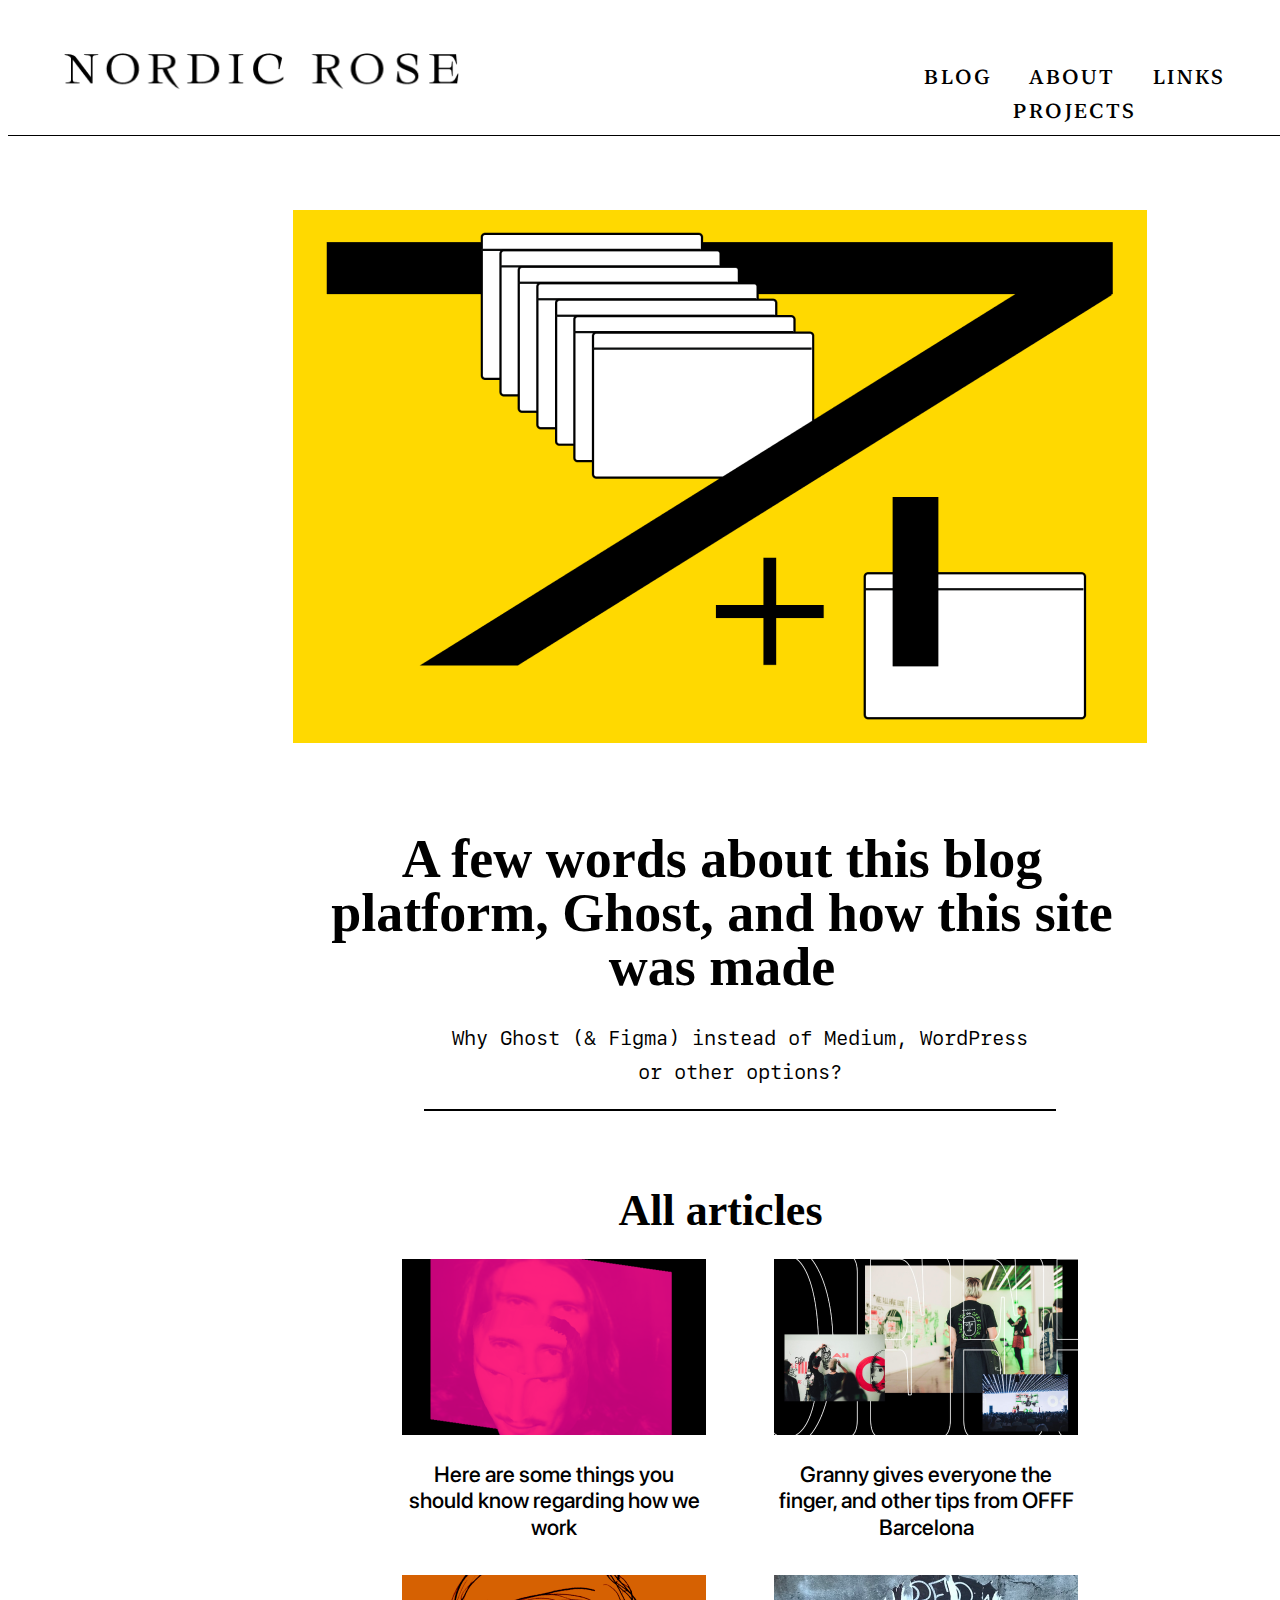
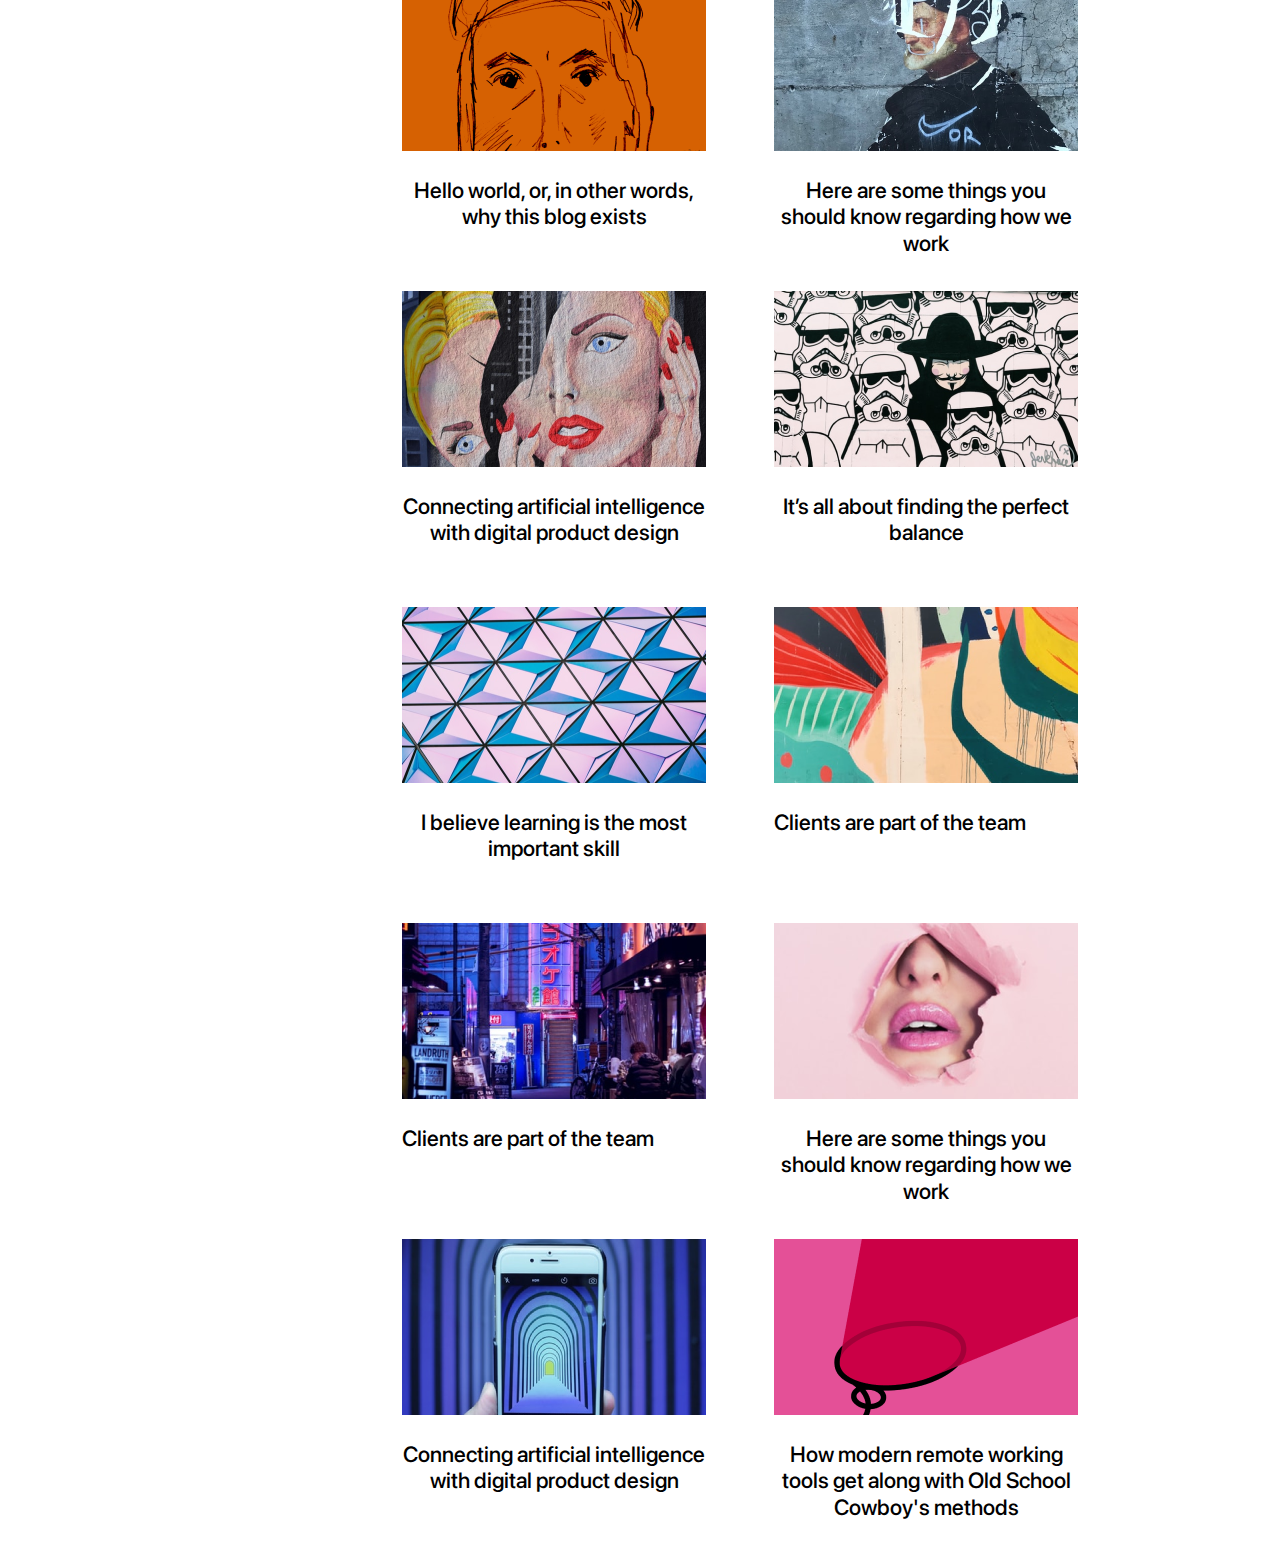
<file: Lab1/index.html>
<!DOCTYPEhtml>
<html lang="en">

<head>
  <meta charset="utf-8">
  <link rel="stylesheet" type="text/css" href="./css/style.css">
  <link rel="stylesheet" type="text/css" href="./css/style-light.css">
  <title>Nordic rose</title>
</head>

<body>
  <header>
      <img src="./images/logo.png" class="logo" alt="Nordic rose">
      <ul class="nav">
        <li class= "nav__item"><a href="#" class="nav__item-link">Blog</a></li>
        <li class= "nav__item"><a href="#" class="nav__item-link">About</a></li>
        <li class= "nav__item"><a href="#" class="nav__item-link">Links</a></li>
        <li class= "nav__item"><a href="#" class="nav__item-link">Projects</a></li>
      </ul>
  </header>

  <div class="title-block">
      <img src="./images/image2.png" alt="" class="pic">
      <h2 class="foreword">A few words about this blog platform, Ghost, and how this site was made</h2>
      <p class="title-block__text">Why Ghost (& Figma) instead of Medium, WordPress or other options?</p>
  </div>

  <div class="block">
      <h2 class="foreword">All articles</h2>
      <ul class="articles">
        <li class= "articles__item">
          <img src="./images/prplface.png">
          <p class="articles__item-text">Here are some things you should know regarding how we work </p>
        </li>
        <li class= "articles__item">
          <img src="./images/yelface.png">
          <p class="articles__item-text">Hello world, or, in other words, why this blog exists </p>
        </li>
        <li class= "articles__item">
          <img src="./images/womanface.png">
          <p class="articles__item-text">Connecting artificial intelligence with digital product design </p>
        </li>
        <li class= "articles__item">
          <img src="./images/plate.png">
          <p class="articles__item-text">I believe learning is the most important skill </p>
        </li>
        <li class= "articles__item">
          <img src="./images/street.png">
          <p class="articles__item-text">Clients are part of the team </p>
        </li>
        <li class= "articles__item">
          <img src="./images/phone.png">
          <p class="articles__item-text">Connecting artificial intelligence with digital product design </p>
        </li>
      </ul>

      <ul class="articles2">
        <li class= "articles__item">
          <img src="./images/lecture.png">
          <p class="articles__item-text">Granny gives everyone the finger, and other tips from OFFF Barcelona </p>
        </li>
        <li class= "articles__item">
          <img src="./images/ded.png">
          <p class="articles__item-text">Here are some things you should know regarding how we work </p>
        </li>

        <li class= "articles__item">
          <img src="./images/vendeta.png">
          <p class="articles__item-text">It’s all about finding the perfect balance </p>
        </li>
        <li class= "articles__item">
          <img src="./images/art.png">
          <p class="articles__item-text">Clients are part of the team </p>
        </li>
        <li class= "articles__item">
          <img src="./images/lips.png">
          <p class="articles__item-text">Here are some things you should know regarding how we work  </p>
        </li>

        <li class= "articles__item">
          <img src="./images/lamp.png">
          <p class="articles__item-text">How modern remote working tools get along with Old School Cowboy's methods </p>
        </li>
      </ul>
  </div>

</body>

</html>
</file>
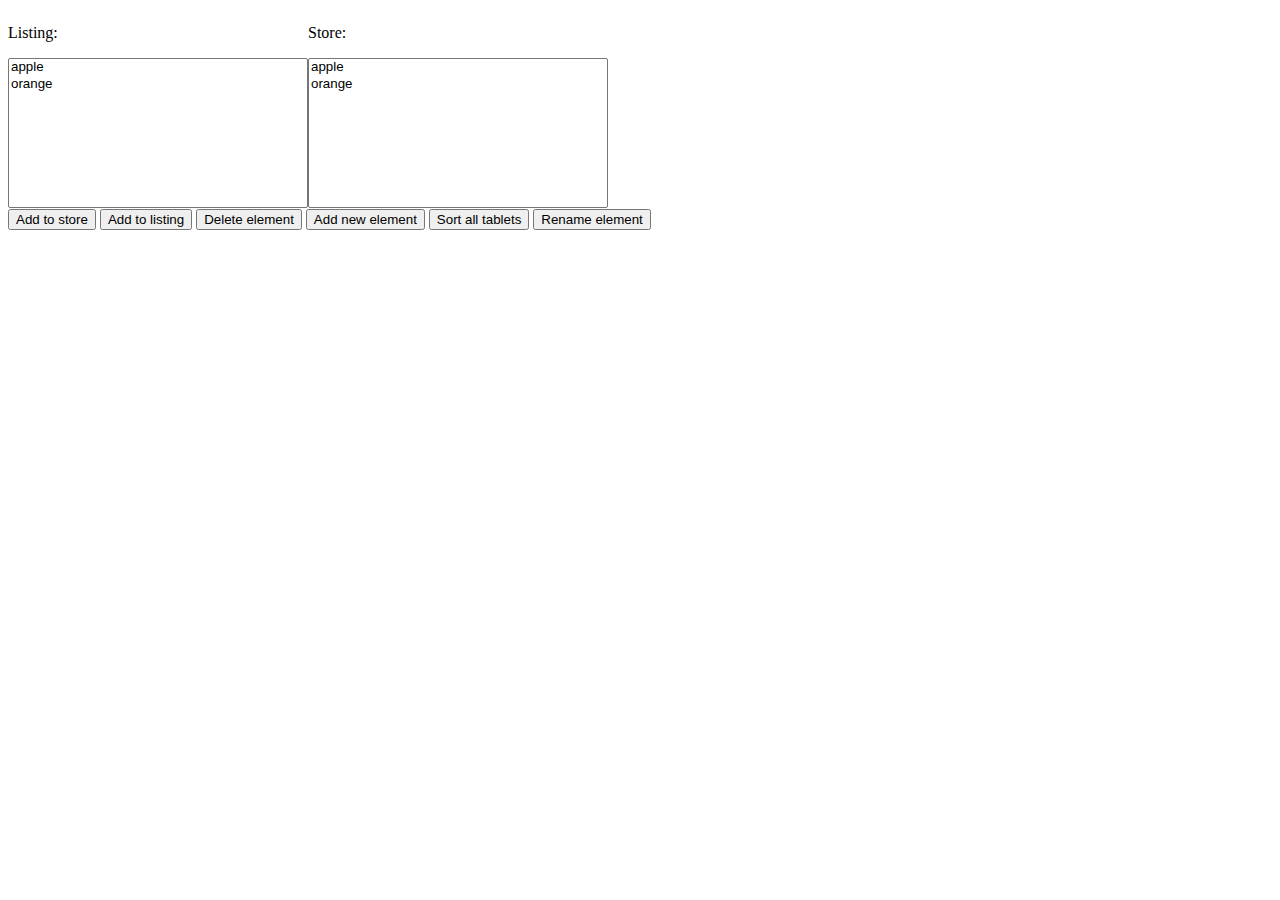
<file: Lab3.2/index.html>
<!DOCTYPE html>
<html lang="en" dir="ltr">
  <head>
    <meta charset="utf-8">
    <link rel="stylesheet" type="text/css" href="./style.css">

    <title></title>
  </head>
  <body>
    <script src="scripts.js"></script>
    <div class="app">
      <div class="listing-block">
        <p>Listing:</p>
        <select size="10" class="listing-select">
            <option>apple</option>
            <option>orange</option>
        </select>
      </div>

      <div class="store-block">
        <p>Store:</p>
        <select size="10" class="store-select">
          <option>apple</option>
          <option>orange</option>
        </select>
      </div>
    </div>
    <button id="add-button">
      Add to store
    </button>

    <button id="add-to-listing">
      Add to listing
    </button>

    <button id="delete">
      Delete element
    </button>

    <button id="newElement">
      Add new element
    </button>

    <button id="sorting">
      Sort all tablets
    </button>

    <button id="rename">
      Rename element
    </button>

  </body>
</html>
</file>
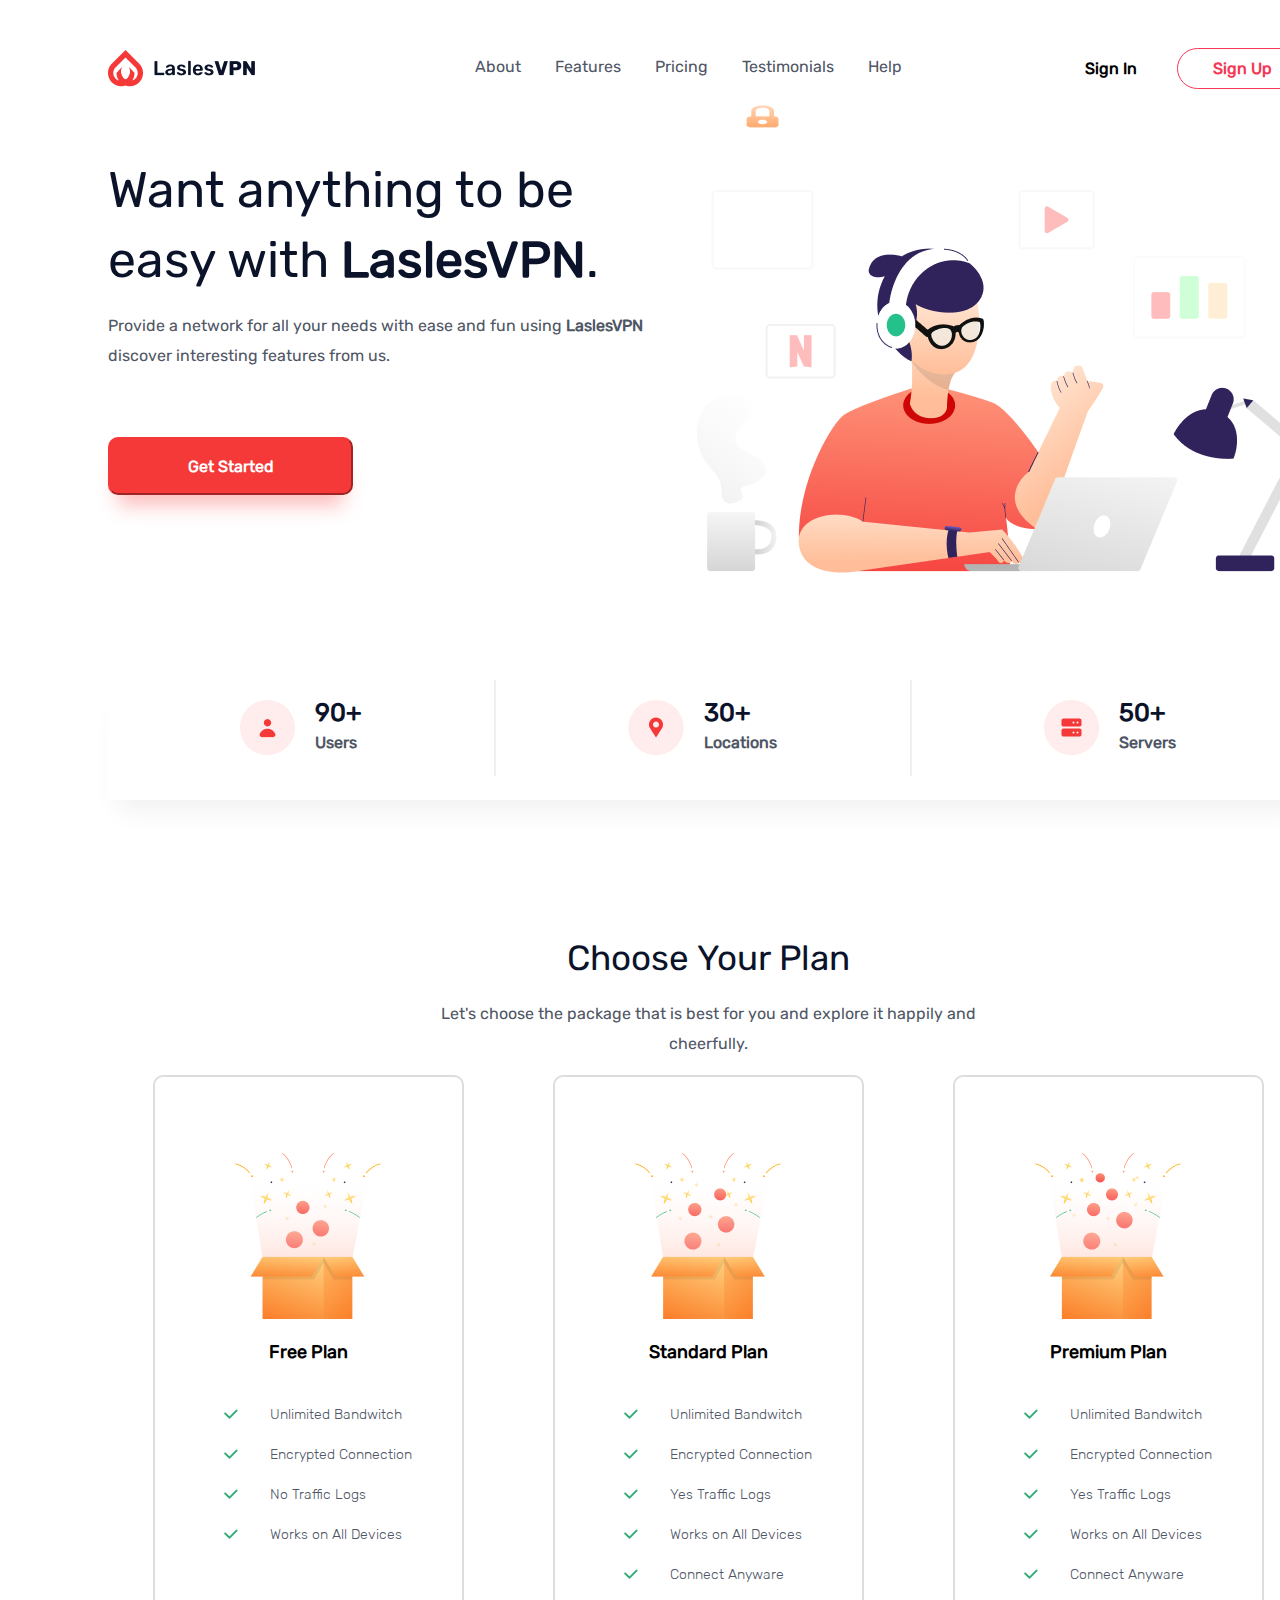
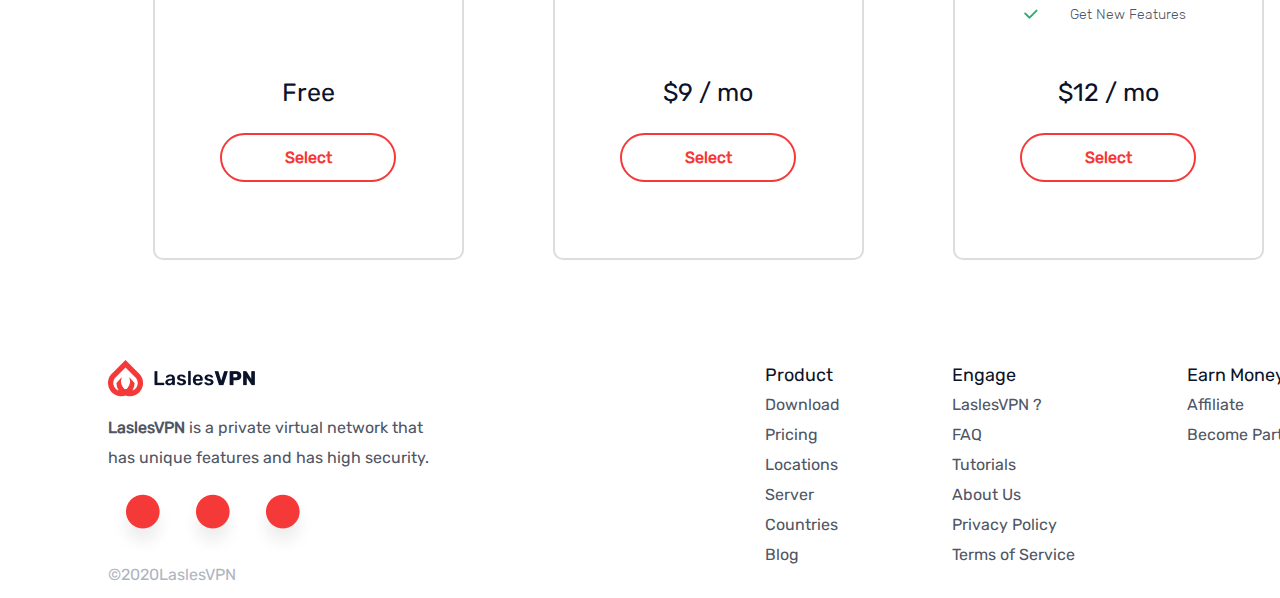
<file: Lab3/index.html>
<!DOCTYPE html>
<html lang="en" dir="ltr">

<head>
  <meta charset="utf-8">
  <link rel="stylesheet" type="text/css" href="./css/style.css">
  <title></title>
</head>

<body>
  <header>
    <div class="container">
      <img class="logoimg" src="./img/Logo.png" alt="LaslesVPN">
      <div class="navblock">
        <ul class="nav">
          <li class="nav__item"><a href="#" class="nav__item-link">About</a></li>
          <li class="nav__item"><a href="#" class="nav__item-link">Features</a></li>
          <li class="nav__item"><a href="#" class="nav__item-link">Pricing</a></li>
          <li class="nav__item"><a href="#" class="nav__item-link">Testimonials</a></li>
          <li class="nav__item"><a href="#" class="nav__item-link">Help</a></li>
        </ul>
      </div>

      <div class="signblock">
        <ul class="signbox">
          <li class="signbox__item"><button class="signIn" type="button" name="button"><strong>Sign In</strong></button></li>
          <li class="signbox__item"><button class="signUp" type="button" name="button"><strong>Sign Up</strong></button></li>
        </ul>
      </div>
    </div>
  </header>

  <div class="intro">
    <div class="message">
      <h3 class="tagline">Want anything to be <br>easy with <strong>LaslesVPN</strong>.</h3>
      <p class="message__text">Provide a network for all your needs with ease and fun using <strong>LaslesVPN</strong> <br>discover interesting features from us.</p>
      <button class="startBtn" type="button" name="button">Get Started</button>
    </div>
    <div class="pic">
      <img class="logoimg" src="./img/guy.png" alt="LaslesVPN">
    </div>
  </div>

  <div class="info">

    <div class="info__block">
      <img src="./img/user.png" alt="usericon">
      <div class="info__block__text">
        <div class="info__block__text__header">90+</div>
        <div class="">
          Users
        </div>
      </div>
    </div>

    <div class="info__block">
      <img src="./img/location.png" alt="locicon">
      <div class="info__block__text">
        <div class="info__block__text__header">30+</div>

        <div class="">
          Locations
        </div>
      </div>
    </div>

    <div class="info__block">
      <img src="./img/Server.png" alt="servicon">
      <div class="info__block__text">
        <div class="info__block__text__header">50+</div>

        <div class="">
          Servers
        </div>
      </div>
    </div>

  </div>

  <div class="offering">
    <h4 class="decision">Choose Your Plan</h4>
    <p class="offering_description">Let's choose the package that is best for you and explore it happily and <br>cheerfully.</p>
    <div class="service">
      <div class="plan">
        <img src="./img/Free.png" class="plan__image">
        <p class="plan__name">Free Plan</p>
        <ul class="plan__advantages">
          <li class="plan__advantages__item">Unlimited Bandwitch</li>
          <li class="plan__advantages__item">Encrypted Connection</li>
          <li class="plan__advantages__item">No Traffic Logs</li>
          <li class="plan__advantages__item">Works on All Devices</li>
        </ul>
        <p class="price"> Free </p>
        <button type="button" class="buybutton">Select</button>
      </div>

      <div class="plan">
        <img src="./img/Standard.png" class="plan__image">
        <p class="plan__name">Standard Plan</p>
        <ul class="plan__advantages">
          <li class="plan__advantages__item">Unlimited Bandwitch</li>
          <li class="plan__advantages__item">Encrypted Connection</li>
          <li class="plan__advantages__item"> Yes Traffic Logs</li>
          <li class="plan__advantages__item">Works on All Devices</li>
          <li class="plan__advantages__item">Connect Anyware</li>
        </ul>
        <p class="price"> $9 / mo </p>
        <button type="button" class="buybutton">Select</button>
      </div>

      <div class="plan">
        <img src="./img/Premium.png" class="plan__image">
        <p class="plan__name">Premium Plan</p>
        <ul class="plan__advantages">
          <li class="plan__advantages__item">Unlimited Bandwitch</li>
          <li class="plan__advantages__item">Encrypted Connection</li>
          <li class="plan__advantages__item">Yes Traffic Logs</li>
          <li class="plan__advantages__item">Works on All Devices</li>
          <li class="plan__advantages__item">Connect Anyware</li>
          <li class="plan__advantages__item">Get New Features</li>
        </ul>
        <p class="price"> $12 / mo </p>
        <button type="button" class="buybutton">Select</button>
      </div>
    </div>
  </div>

  <footer>
    <div class="information">

      <div class="copyright">
        <img src="./img/Logo.png" alt="logotype" class="copyright__logo">
        <p class="copyright__description"><strong>LaslesVPN</strong> is a private virtual network that <br />
          has unique features and has high security.</p>

        <div class="socmed">
          <img src="./img/reddott.png" alt="just a dot">
          <img src="./img/reddott.png" alt="just a dot">
          <img src="./img/reddott.png" alt="just a dot">
        </div>

        <span class="copyright__text">©2020LaslesVPN</span>

      </div>

      <div class="links">

        <div class="links__container">
          <span class="links__container__element">Product</span>
          <a href="#" class="links__container-link">Download</a>
          <a href="#" class="links__container-link">Pricing</a>
          <a href="#" class="links__container-link">Locations</a>
          <a href="#" class="links__container-link">Server</a>
          <a href="#" class="links__container-link">Countries</a>
          <a href="#" class="links__container-link">Blog</a>
        </div>

        <div class="links__container">
          <span class="links__container__element">Engage</span>
          <a href="#" class="links__container-link">LaslesVPN ? </a>
          <a href="#" class="links__container-link">FAQ</a>
          <a href="#" class="links__container-link">Tutorials</a>
          <a href="#" class="links__container-link">About Us</a>
          <a href="#" class="links__container-link">Privacy Policy</a>
          <a href="#" class="links__container-link">Terms of Service</a>
        </div>

        <div class="links__container">
          <span class="links__container__element">Earn Money</span>
          <a href="#" class="links__container-link">Affiliate</a>
          <a href="#" class="links__container-link">Become Partner</a>
        </div>



      </div>

    </div>
  </footer>

</body>

</html>
</file>
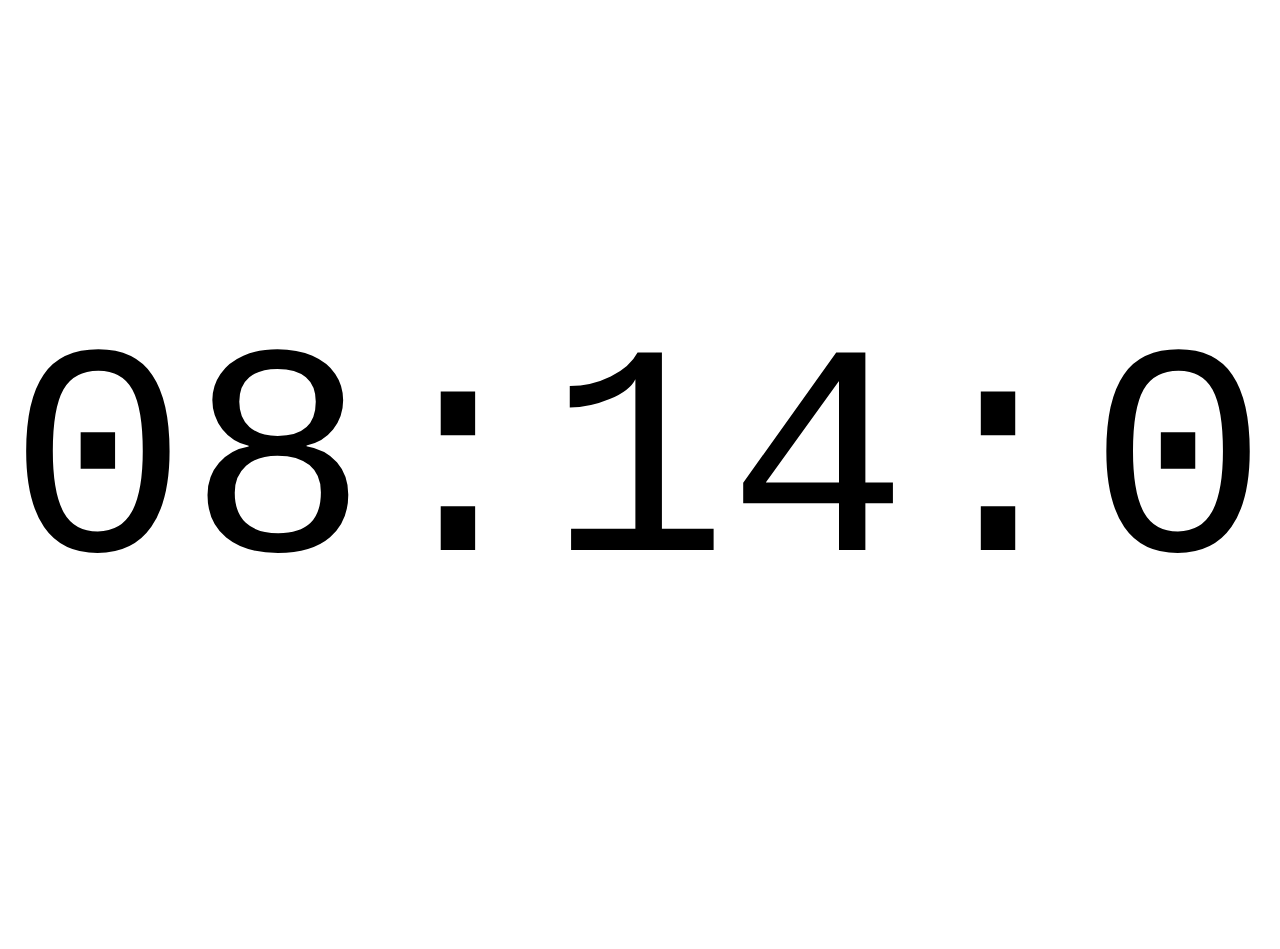
<file: HTML/Clock.html>
<!DOCTYPE html>
<html lang="en">
  <head>
    <script src="../HTML/scripts/Clock.js"></script>
    <link rel="stylesheet" type="text/css" href="../HTML/style/clock-style.css">
    <meta charset="utf-8">
    <title>Часы</title>
  </head>
  <body onload="Time()">
    <p id = 'clock' class="timestyle"></p>
  </body>
</html>
</file>
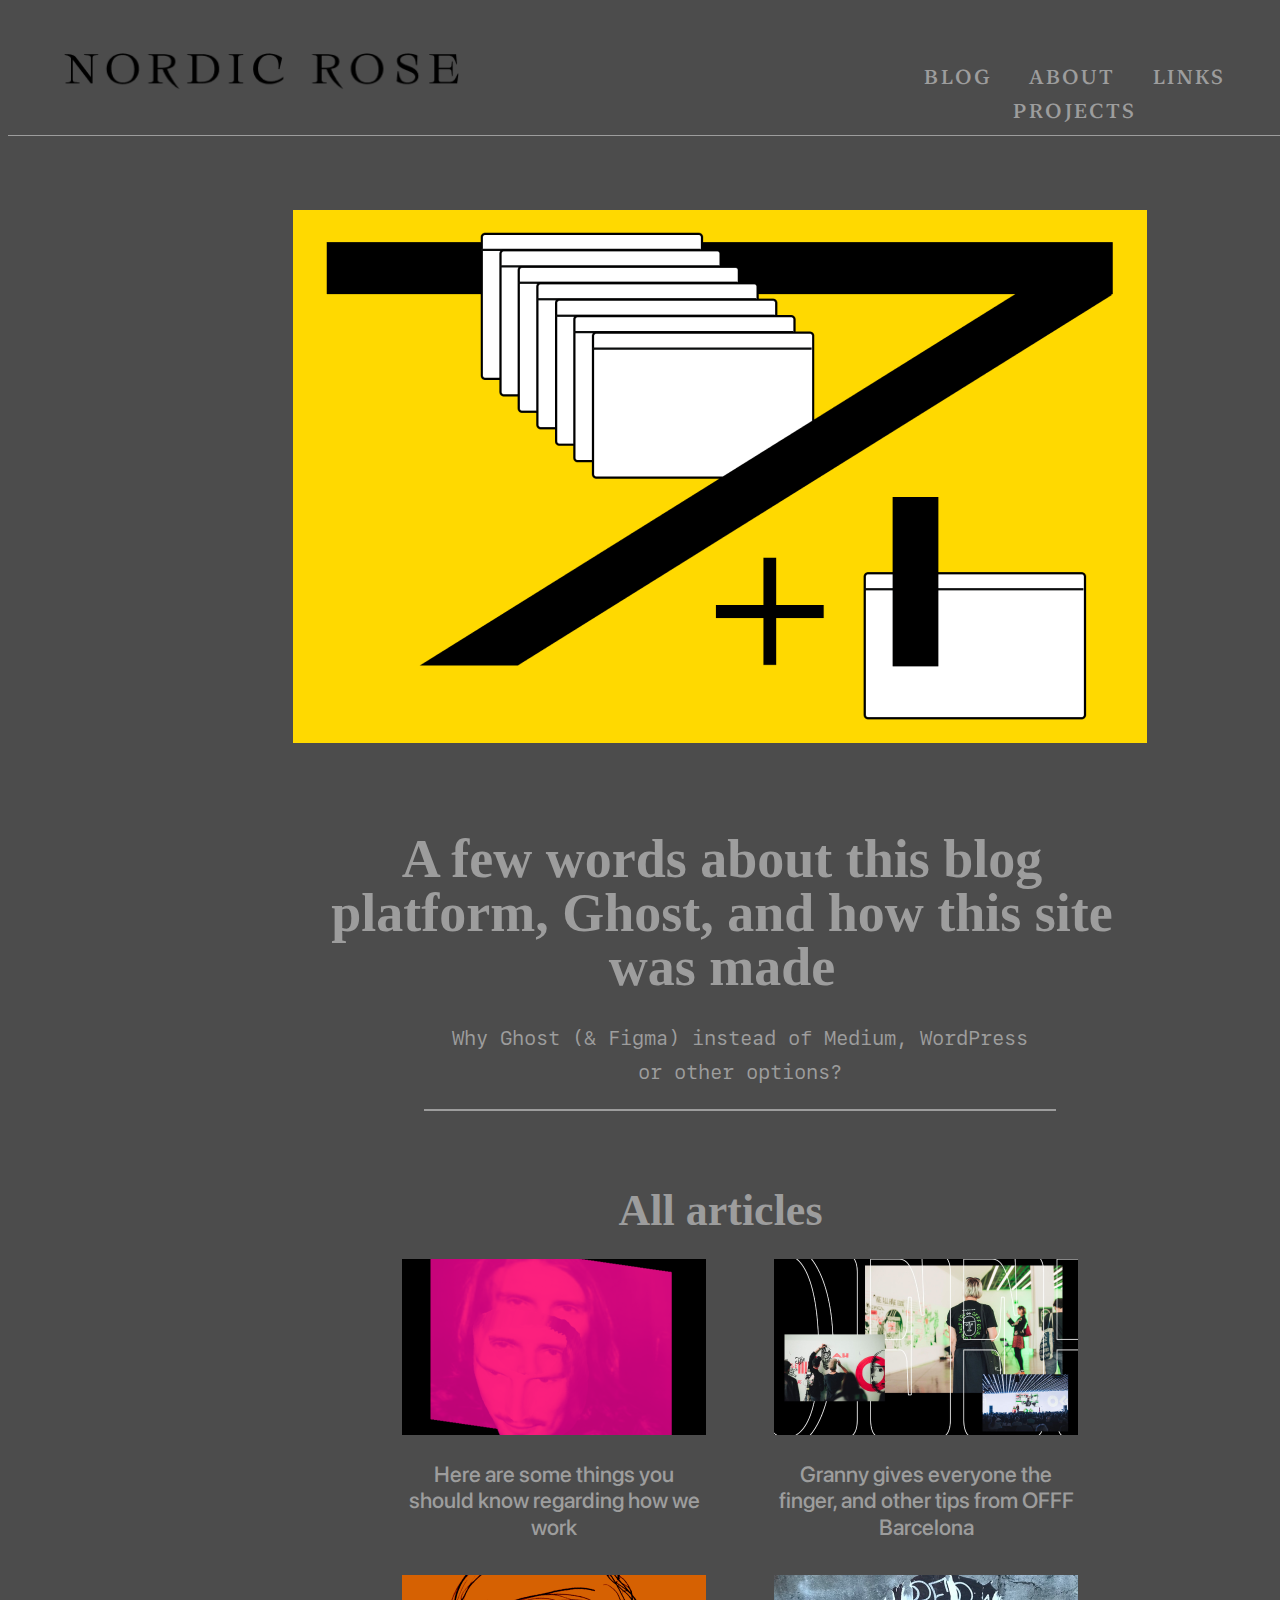
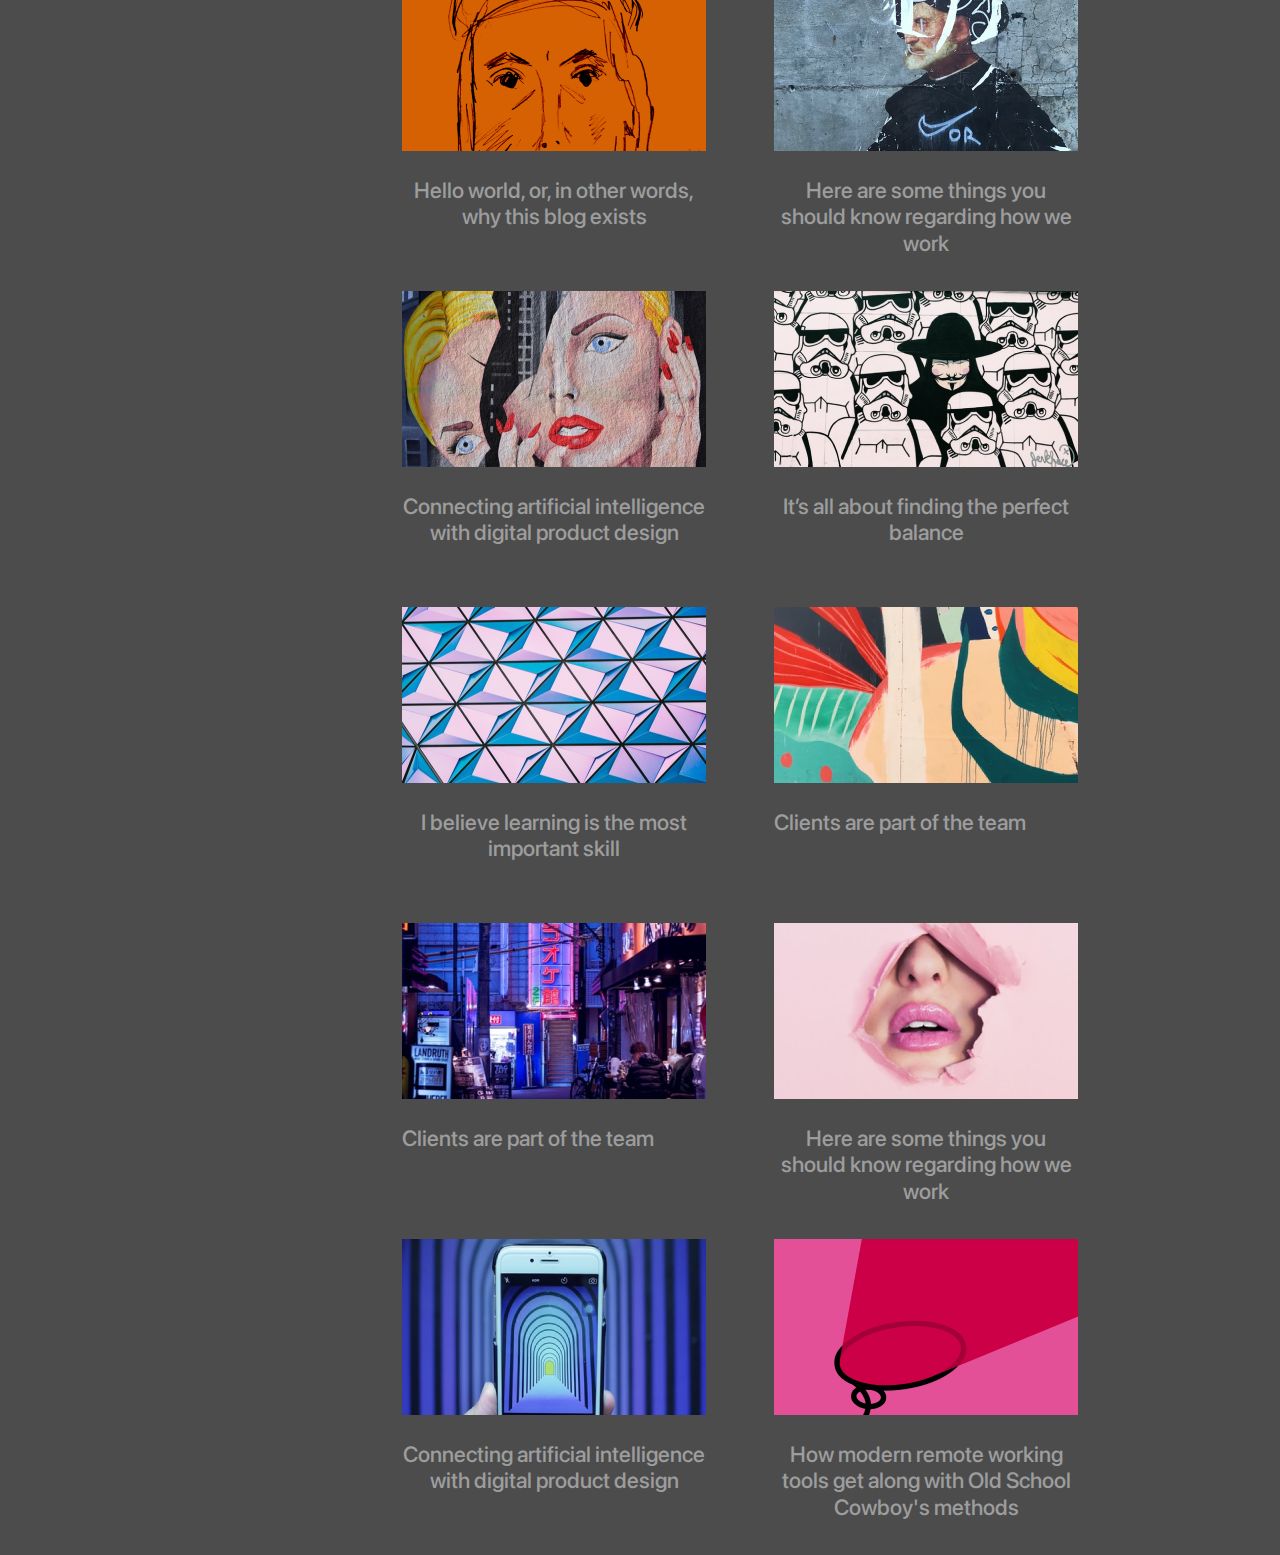
<file: Lab1/index-dark.html>
<!DOCTYPEhtml>
<html lang="en">

<head>
  <meta charset="utf-8">
  <link rel="stylesheet" type="text/css" href="./css/style.css">
  <link rel="stylesheet" type="text/css" href="./css/style-dark.css">
  <title>Nordic rose</title>
</head>

<body>
  <header>
      <img src="./images/logo.png" class="logo" alt="Nordic rose">
      <ul class="nav">
        <li class= "nav__item"><a href="#" class="nav__item-link">Blog</a></li>
        <li class= "nav__item"><a href="#" class="nav__item-link">About</a></li>
        <li class= "nav__item"><a href="#" class="nav__item-link">Links</a></li>
        <li class= "nav__item"><a href="#" class="nav__item-link">Projects</a></li>
      </ul>
  </header>

  <div class="title-block">
      <img src="./images/image2.png" alt="" class="pic">
      <h2 class="foreword">A few words about this blog platform, Ghost, and how this site was made</h2>
      <p class="title-block__text">Why Ghost (& Figma) instead of Medium, WordPress or other options?</p>
  </div>

  <div class="block">
      <h2 class="foreword">All articles</h2>
      <ul class="articles">
        <li class= "articles__item">
          <img src="./images/prplface.png">
          <p class="articles__item-text">Here are some things you should know regarding how we work </p>
        </li>
        <li class= "articles__item">
          <img src="./images/yelface.png">
          <p class="articles__item-text">Hello world, or, in other words, why this blog exists </p>
        </li>
        <li class= "articles__item">
          <img src="./images/womanface.png">
          <p class="articles__item-text">Connecting artificial intelligence with digital product design </p>
        </li>
        <li class= "articles__item">
          <img src="./images/plate.png">
          <p class="articles__item-text">I believe learning is the most important skill </p>
        </li>
        <li class= "articles__item">
          <img src="./images/street.png">
          <p class="articles__item-text">Clients are part of the team </p>
        </li>
        <li class= "articles__item">
          <img src="./images/phone.png">
          <p class="articles__item-text">Connecting artificial intelligence with digital product design </p>
        </li>
      </ul>

      <ul class="articles2">
        <li class= "articles__item">
          <img src="./images/lecture.png">
          <p class="articles__item-text">Granny gives everyone the finger, and other tips from OFFF Barcelona </p>
        </li>
        <li class= "articles__item">
          <img src="./images/ded.png">
          <p class="articles__item-text">Here are some things you should know regarding how we work </p>
        </li>

        <li class= "articles__item">
          <img src="./images/vendeta.png">
          <p class="articles__item-text">It’s all about finding the perfect balance </p>
        </li>
        <li class= "articles__item">
          <img src="./images/art.png">
          <p class="articles__item-text">Clients are part of the team </p>
        </li>
        <li class= "articles__item">
          <img src="./images/lips.png">
          <p class="articles__item-text">Here are some things you should know regarding how we work  </p>
        </li>

        <li class= "articles__item">
          <img src="./images/lamp.png">
          <p class="articles__item-text">How modern remote working tools get along with Old School Cowboy's methods </p>
        </li>
      </ul>
  </div>

</body>

</html>
</file>
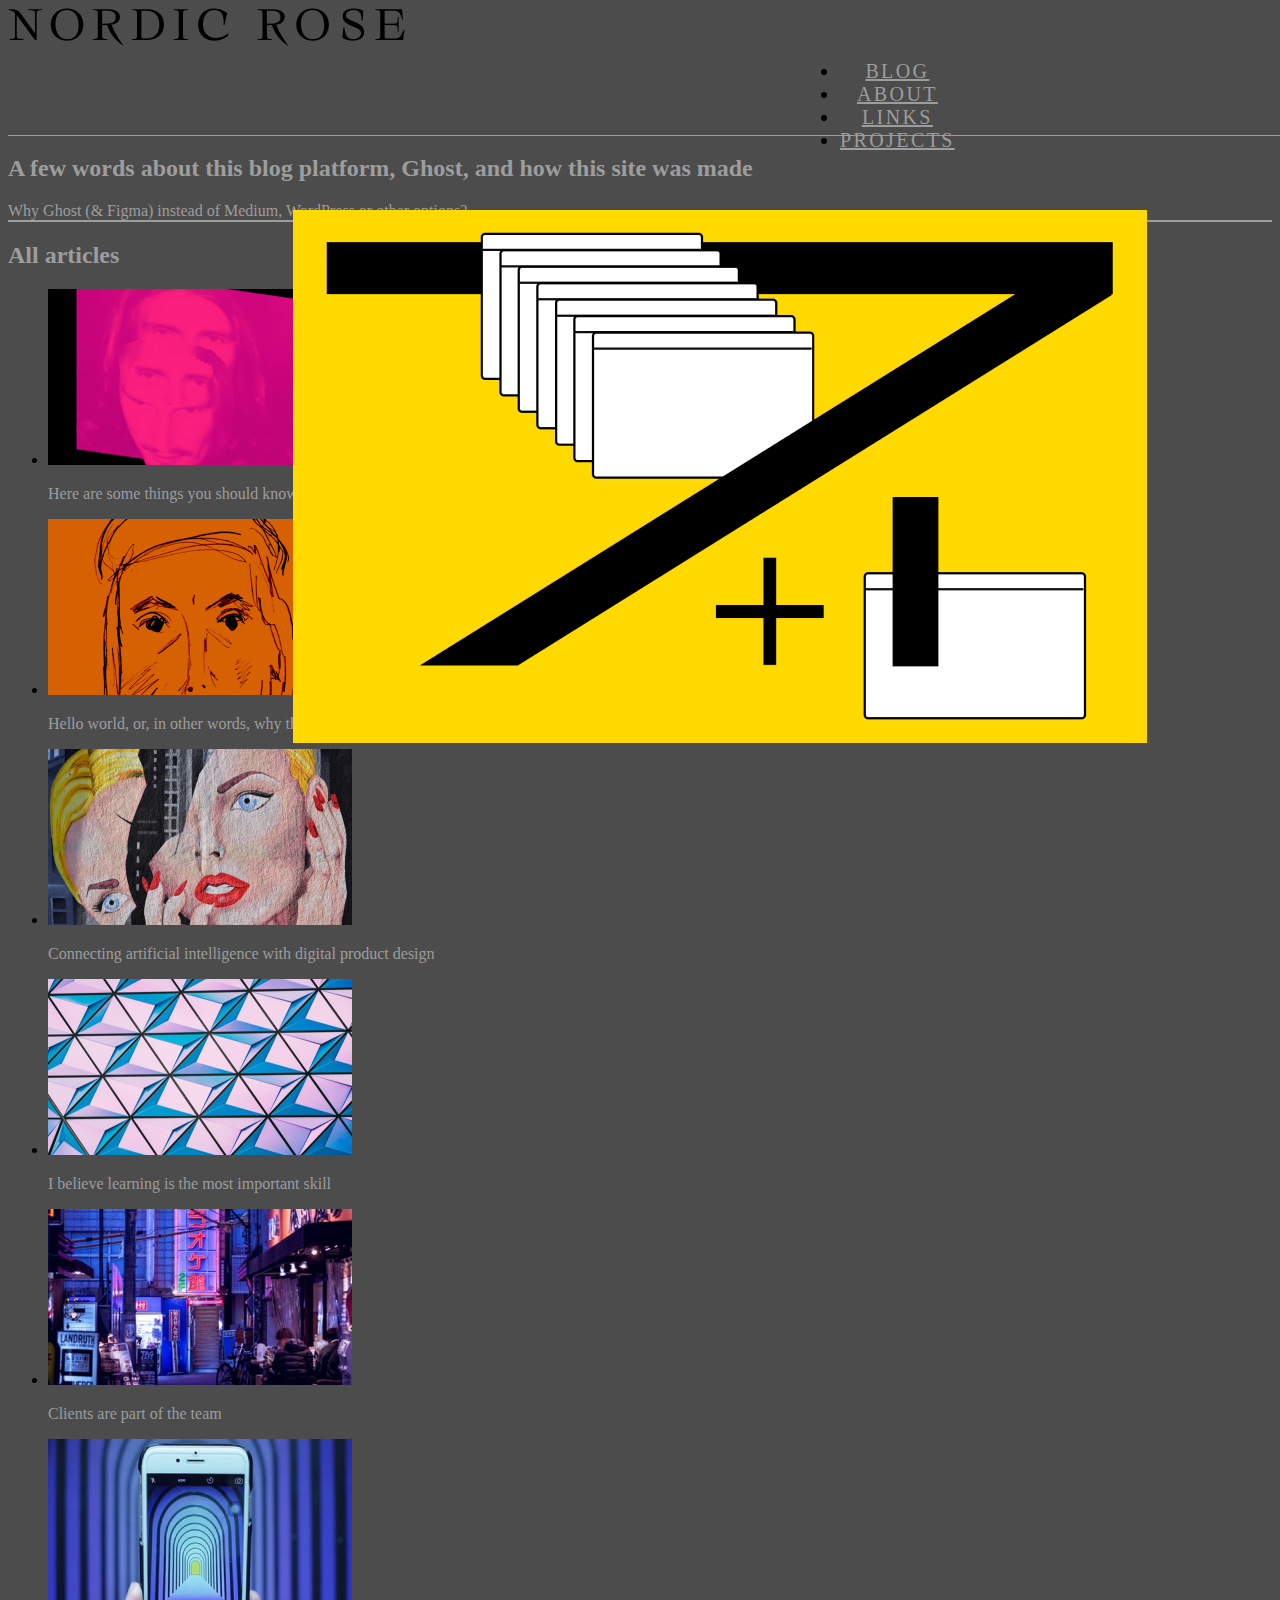
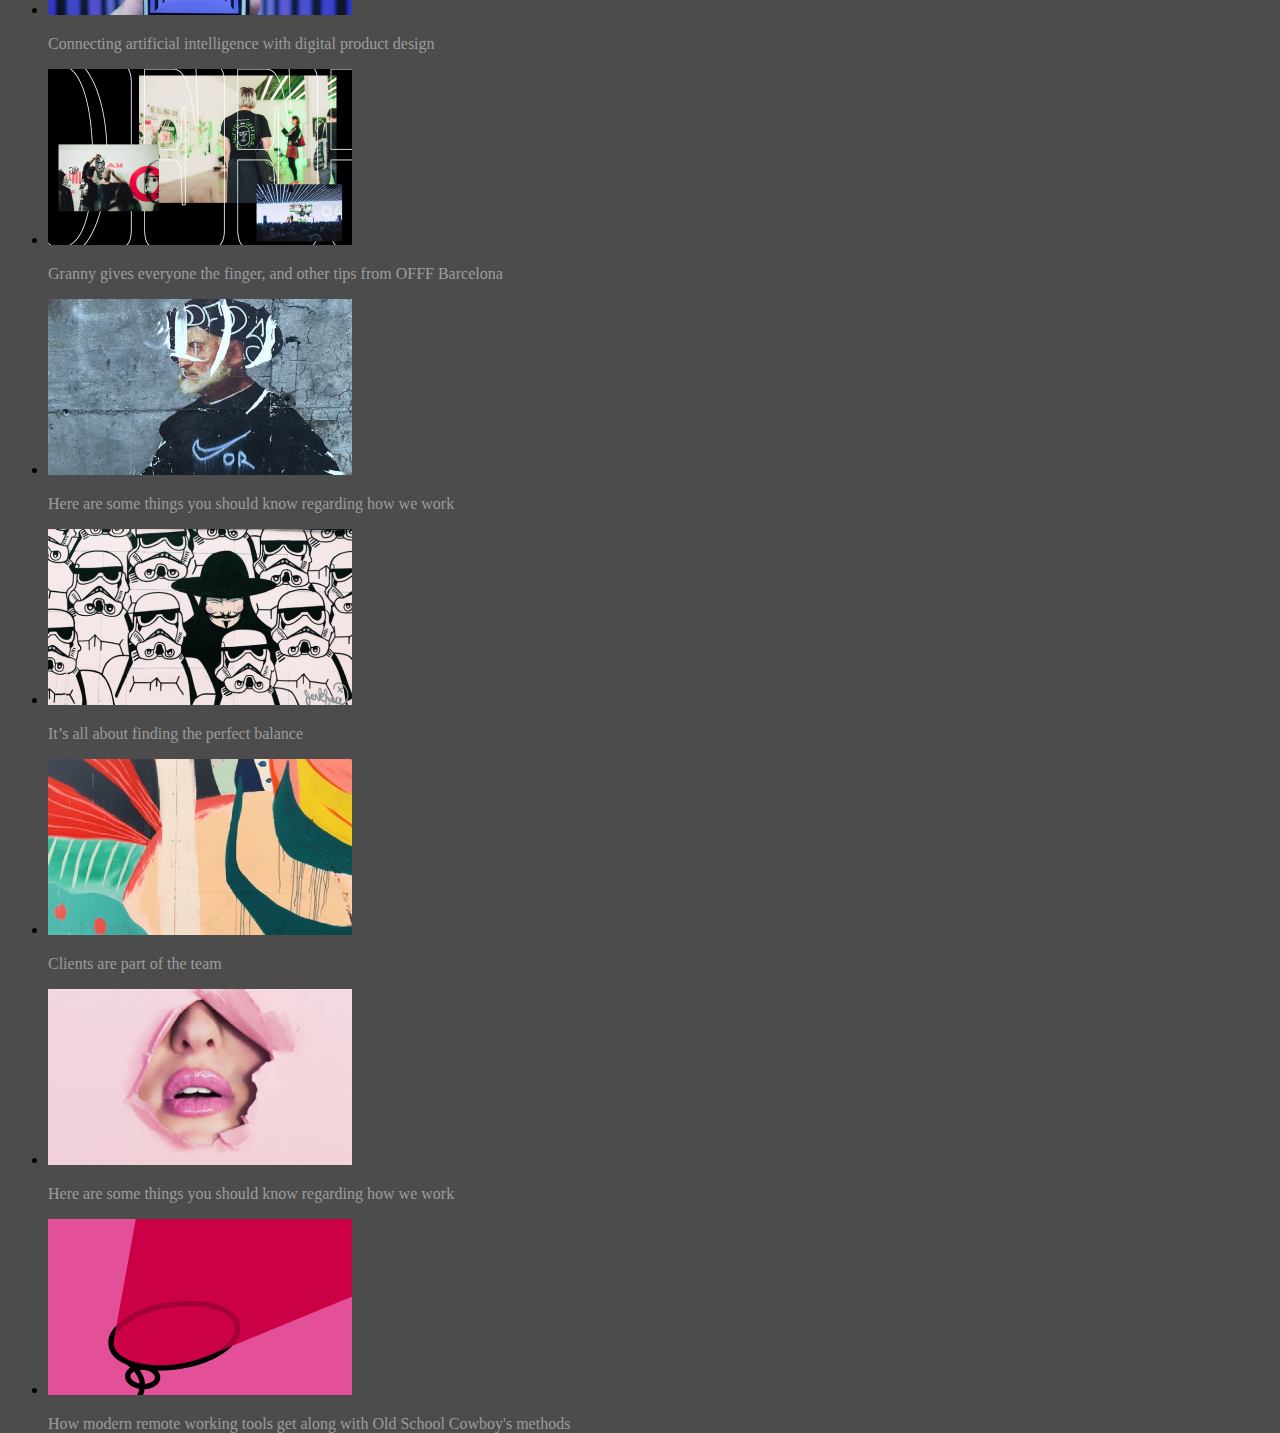
<file: Lab1/indexdark.html>
<!DOCTYPEhtml>
<html lang="en">

<head>
  <meta charset="utf-8">
  <link rel="stylesheet" type="text/css" href="./css/style.css">
  <link rel="stylesheet" type="text/css" href="./css/styleDark.css">
  <title>Nordic rose</title>
</head>

<body>
  <header>
      <img src="./images/logo.png" alt="Nordic rose">
      <ul class="nav">
        <li class= "nav_elment"><a href="#">Blog</a></li>
        <li class= "nav_elment"><a href="#">About</a></li>
        <li class= "nav_elment"><a href="#">Links</a></li>
        <li class= "nav_elment"><a href="#">Projects</a></li>
      </ul>
  </header>
  <div class="titleblock">
      <img src="./images/image2.png" alt="" class="pic">
      <h2>A few words about this blog platform, Ghost, and how this site was made</h2>
      <p>Why Ghost (& Figma) instead of Medium, WordPress or other options?</p>
  </div>

  <div class="block">
      <h2>All articles</h2>
      <ul class="piclist">
        <li class= "piclist_el">
          <img src="./images/Rectangle12.png">
          <p>Here are some things you should know regarding how we work </p>
        </li>
        <li class= "piclist_el">
          <img src="./images/Rectangle13.png">
          <p>Hello world, or, in other words, why this blog exists </p>
        </li>
        <li class= "piclist_el">
          <img src="./images/Rectangle14.png">
          <p>Connecting artificial intelligence with digital product design </p>
        </li>
        <li class= "piclist_el">
          <img src="./images/Rectangle121.png">
          <p>I believe learning is the most important skill </p>
        </li>
        <li class= "piclist_el">
          <img src="./images/Rectangle16.png">
          <p>Clients are part of the team </p>
        </li>
        <li class= "piclist_el">
          <img src="./images/Rectangle19.png">
          <p>Connecting artificial intelligence with digital product design </p>
        </li>
      </ul>

      <ul class="piclist2">
        <li class= "piclist_el">
          <img src="./images/Rectangle131.png">
          <p>Granny gives everyone the finger, and other tips from OFFF Barcelona </p>
        </li>
        <li class= "piclist_el">
          <img src="./images/Rectangle1212.png">
          <p>Here are some things you should know regarding how we work </p>
        </li>

        <li class= "piclist_el">
          <img src="./images/Rectangle15.png">
          <p>It’s all about finding the perfect balance </p>
        </li>
        <li class= "piclist_el">
          <img src="./images/Rectangle132.png">
          <p>Clients are part of the team </p>
        </li>
        <li class= "piclist_el">
          <img src="./images/Rectangle17.png">
          <p>Here are some things you should know regarding how we work  </p>
        </li>

        <li class= "piclist_el">
          <img src="./images/Rectangle18.png">
          <p>How modern remote working tools get along with Old School Cowboy's methods </p>
        </li>
      </ul>
  </div>

</body>

</html>
</file>
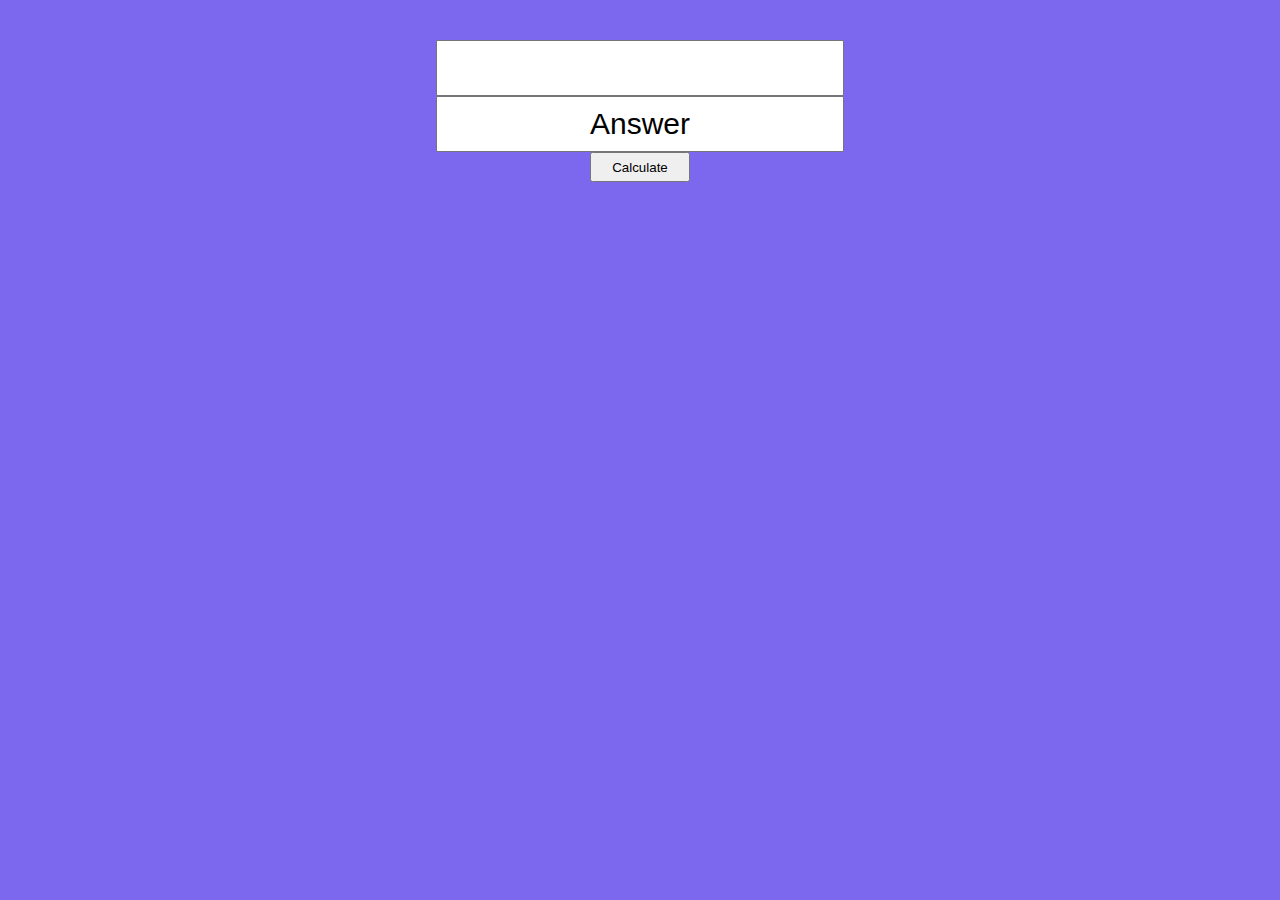
<file: Lab0.2(calc)/calc/calc.html>
<!DOCTYPE html>

<head>
  <meta charset="UTF-8">
  <title>Calculator</title>
  <link rel="stylesheet" href="style/calc.css">
</head>

<body>

  <div class="calc-form">
    <input class="textbox" type="text">
    <input type="text" class="textbox" id="result" value="Answer">
    <input class="button" type="submit" value="Calculate">
  </div>
  <script src="script/calc.js"></script>
</body>

</html>
</file>
<file: Lab1/css/style.css>
@font-face {
  font-family: SF Mono;
  src: url(../fonts/SF-Mono.ttf);
}
@font-face {
  font-family: New York Small;
  src: url(../fonts/NewYorkSmall-Medium.otf);
}
@font-face {
  font-family: SF Pro Display;
  src: url(../fonts/SF-Pro-Display-Medium.otf);
}

body {

}

header {
  margin-left: 0;
  position: static;
  width: 1440px;
  height: 127px;
}

.nav {
  /*font-family: New York Small;*/
  font-size: 20px;
  text-align: center;
  letter-spacing: 0.12em;
  text-transform: uppercase;
  position: absolute;
  height: 34px;
  left: 800px;
  top: 40px;

}

.nav__item {
  margin-left: 30px;
  display: inline;
  font-family: New York Small;
  font-style: normal;
  font-weight: 500;
  font-size: 20px;
  line-height: 170%;
}

.nav__item .nav__item-link {
  text-decoration: none;
}
.nav__item:hover {
  border-bottom: 2px solid #000000;
  padding-bottom: 44px;
}

.logo {
  position: absolute;
  width: 395.83px;
  height: 37.53px;
  left: 63.58px;
  top: 52.54px;
}

.title-block {
  position: static;
  width: 1440px;
  height: 1030px;
  left: 0px;
  top: 0px;
}
.pic {
  position: absolute;
  width: 854px;
  height: 533px;
  left: 293px;
  top: 210px;
}


.foreword {
  position: absolute;
  width: 858px;
  height: 162px;
  left: 293px;
  top: 787px;
  font-family: New York Extra Large;
  font-style: normal;
  font-weight: bold;
  font-size: 54px;
  line-height: 100%;
  text-align: center;
}


.foreword + .title-block__text {
  position: absolute;
  width: 592px;
  height: 68px;
  left: 424px;
  top: 981px;
  font-family: SF Mono;
  font-style: normal;
  font-weight: normal;
  font-size: 20px;
  line-height: 170%;
  /* or 34px */
  text-align: center;
  padding:20px;
  border-bottom: 2px solid #000000;
}

.block {
  position: static;
  width: 1440px;
  height: 1030px;
  left: 0px;
  top: 0px;
}

.block .foreword {
  width: 225px;
  height: 53px;
  left: 608px;
  top: 1147px;
  font-family: New York Extra Large;
  font-style: normal;
  font-weight: bold;
  font-size: 44px;
  line-height: 53px;
  /* identical to box height */
  text-align: center;
}

.articles {
  position: absolute;
  width: 304px;
  height: 176px;
  left: 402px;
  top: 1239px;
  list-style-type: none;
  padding-left: 0px;
  margin-top: 20px;
}

.articles2 {
  list-style-type: none;
  position: absolute;
  width: 304px;
  height: 176px;
  left: 734px;
  top: 1239px;
  margin-top: 20px;
}

.articles__item {
  padding-bottom: 136px;
}
.articles__item .articles__item-text {
  position: absolute;
  font-family: SF Pro Display;
  font-style: normal;
  font-weight: 500;
  font-size: 22px;
  line-height: 120%;
  /* or 26px */
  text-align: center;

}
</file>
<file: Lab1/css/style-light.css>
body {
  background: #FFFFFF;
}

header {
  background: #FFFFFF;
  box-shadow: 0px 1px 0px #000000;
}

.nav__item .nav__item-link{
  color:#000000;
}

.nav__item:hover {
  border-bottom: 2px solid #000000;
  padding-bottom: 44px;
}

.foreword {
  color: #000000;
}

.foreword + .title-block__text {
  color: #000000;
  border-bottom: 2px solid #000000;
}

p {
  color:#000000;
}
</file>
<file: Lab3.2/style.css>
.app {
  display: flex;
  flex-direction: row;
}

.listing-block select,
.store-block select {
  width: 300px;
  height: 150px;
}
</file>
<file: Lab3/css/style.css>
@font-face {
  font-family: Rubik;
  src: url(../fonts/Rubik-Regular.ttf);
}
@font-face {
  font-family: RubikLight;
  src: url(../fonts/Rubik-Light.ttf);
}

body {
  padding-left: 100px;
  width: 1200px;
}

.container {
  padding-top: 2%;
  display: flex;
  justify-content: space-between;
}

.logoimg {
  position: relative;
  align-self: center;
}

.signbox {
  padding: 0px;
  position: relative;
  font-family: Rubik;
  font-style: normal;
  font-weight: 500;
  font-size: 16px;
  line-height: 19px;
/* identical to box height */
}

.signbox__item {
  margin-left: 30px;
  display: inline;
}

.signUp {
  font-family: Rubik;
  font-style: normal;
  font-weight: 500;
  font-size: 16px;
  line-height: 19px;
  border: 1px solid #F53855;
  box-sizing: border-box;
  padding: 10px 35px;
  border-radius: 50px;
  background-color: white;
  color: #F53855;
}

.signUp:hover {
  font-family: Rubik;
  font-style: normal;
  font-weight: 500;
  font-size: 16px;
  line-height: 19px;
  border: 1px solid #F53855;
  box-sizing: border-box;
  padding: 10px 35px;
  border-radius: 50px;
  background-color: #F53855;
  color: white;
}
.signIn {
  font-family: Rubik;
  font-style: normal;
  font-weight: 500;
  font-size: 16px;
  line-height: 19px;
  border: none;
  background-color: white;
}

.nav {
  position: relative;
  margin-top: 25px;
  font-family: Rubik;
  font-style: normal;
  font-weight: normal;
  font-size: 16px;
  line-height: 19px;
}

.nav__item {
  margin-left: 30px;
  display: inline;
}
.nav__item-link {
  color: #4F5665;
  text-decoration: none;
}

.intro {
  display: flex;
  justify-content: space-between;
}

.tagline {
  margin-bottom: 2%;
  font-family: Rubik;
  font-style: normal;
  font-weight: 500;
  font-size: 50px;
  line-height: 70px;
  color: #0B132A;
}

.message__text {
  font-family: Rubik;
  font-style: normal;
  font-weight: normal;
  font-size: 16px;
  line-height: 30px;
  color: #4F5665;
}

.startBtn {
  margin-top: 50px;
  font-family: Rubik;
  font-style: normal;
  font-weight: bold;
  font-size: 16px;
  color: #FFFFFF;
  background: #F53838;
  border-color: #F53838;
  border-radius: 10px;
  padding: 17.5px 77.5px;
  box-shadow: 0px 20px 20px -10px rgba(245, 56, 56, 0.35);
}

.info {
  display: flex;
  justify-content: space-around;
  margin-top: 103px;
  box-shadow: 0px 21px 25px -10px rgba(13, 16, 37, 0.06);
  height: 120px;
}

.info__block {
  display: flex;
  align-items: center;
  justify-content: center;
  height: 80%;
  flex-grow: 1;
  border-right: 2px solid #EEEFF2;
}

.info__block:last-child {
  border-right: none;
}
.info__block__text {
  margin-left: 20px;
  font-family: Rubik;
  font-style: normal;
  line-height: 30px;
  color: #4F5665;
  font-weight: 600;

}

.info__block__text__header {
  font-weight: 700;
  font-size: 25px;
  line-height: 30px;
  color: #0B132A;
}


.decision {
  margin-bottom: 0;
  font-family: Rubik;
  font-style: normal;
  font-weight: 500;
  font-size: 35px;
  line-height: 50px;
  text-align: center;
  color: #0B132A;
}

.offering_description {
  font-family: Rubik;
  font-style: normal;
  font-weight: normal;
  font-size: 16px;
  line-height: 30px;
  text-align: center;
  color: #4F5665;
}

.offering {
  margin-top: 133px;
}

.service {
  display: flex;
  justify-content: space-around;
}

.plan {
  display: flex;
  flex-direction: column;
  background: #FFFFFF;
  border: 2px solid #DDDDDD;
  box-sizing: border-box;
  border-radius: 10px;
  padding: 76px 50px;
}

.plan:hover {
  border-color: #F53838;
}

.plan__image {
  align-self: center;
}
.plan__advantages {
  font-family: RubikLight;
  font-style: normal;
  font-weight: normal;
  font-size: 14px;
  line-height: 30px;
  color: #4F5665;
  list-style: url(../img/check.png);
  flex-grow: 1;
}
.plan__advantages__item {
  padding-left: 25px;
  padding-bottom: 10px;
}

.price {
  font-family: Rubik;
  font-style: normal;
  font-weight: 500;
  font-size: 25px;
  line-height: 30px;
  text-align: center;
  color: #0B132A;
}

.plan__name {
  text-align: center;
  font-family: Rubik;
  font-style: normal;
  font-weight: 600;
  font-size: 18px;
  line-height: 30px;
}

.buybutton {
  padding: 13px 62.94px;
  align-self: center;
  background: #FFFFFF;
  border: 2px solid #DDDDDD;
  box-sizing: border-box;
  border-radius: 50px;
  color: #F53838;
  border-color: #F53838;
  font-family: Rubik;
  font-style: normal;
  font-weight: bold;
  font-size: 16px;
  line-height: 19px;
}

.buybutton:hover {
  color: #FFFFFF;
  background-color: #F53838;
  box-shadow: 0px 20px 20px -10px rgba(245, 56, 56, 0.35);
}

.information {
  display: flex;
  padding-top: 100px;
}
.copyright {
  display: flex;
  flex-direction: column;
  flex-grow: 1.5;
}

.copyright__logo {
  align-self: flex-start;
}

.copyright__description {
  font-family: Rubik;
  font-style: normal;
  font-weight: 500;
  font-size: 16px;
  line-height: 30px;
  color: #4F5665;
}

.socmed {
  display: flex;
  justify-content: flex-start;
  margin-right: 10px;
}
.copyright__text {
  font-family: Rubik;
  font-style: normal;
  font-weight: normal;
  font-size: 16px;
  line-height: 30px;
  color: #AFB5C0;
}

.links {
  display: flex;
  justify-content:space-between;
  flex-grow: 1;
}

.links__container {
  display: flex;
  flex-direction: column;
}

.links__container__element {
  font-family: Rubik;
  font-style: normal;
  font-weight: 500;
  font-size: 18px;
  line-height: 30px;
  color: #0B132A;
}

.links__container-link {
  text-decoration: none;
  font-family: Rubik;
  font-style: normal;
  font-weight: normal;
  font-size: 16px;
  line-height: 30px;
  color: #4F5665;
}
</file>
<file: HTML/style/clock-style.css>
.timestyle{
  font-family: monospace;
  text-align: center;
  font-size:300px;
}
</file>
<file: Lab1/css/style-dark.css>
body {
  background:#4C4C4C
}

header {
  background:#4C4C4C;
  box-shadow: 0px 1px 0px #9D9D9D;
}

.nav__item .nav__item-link {
  color:#9D9D9D;
}

.nav__item:hover {
  border-bottom: 2px solid #9D9D9D;
  padding-bottom: 44px;
}

.foreword {
  color: #9D9D9D;
}

.foreword + .title-block__text {
  color: #9D9D9D;
  border-bottom: 2px solid #9D9D9D;
}

p {
  color: #9D9D9D;
}
/*
background: #4C4C4C;
color:#9D9D9D;
</file>
<file: Lab1/css/styleDark.css>
body {
  background:#4C4C4C
}

header {
  background:#4C4C4C;
  box-shadow: 0px 1px 0px #9D9D9D;
}

.nav_elment a{
  color:#9D9D9D;
}

.nav_elment:hover {
  border-bottom: 2px solid #9D9D9D;
  padding-bottom: 44px;
}

h2 {
  color: #9D9D9D;
}

h2 + p {
  color: #9D9D9D;
  border-bottom: 2px solid #9D9D9D;
}

p {
  color: #9D9D9D;
}
/*
background: #4C4C4C;
color:#9D9D9D;
</file>
<file: Lab0.2(calc)/calc/style/calc.css>
body {
  background-color: #7B68EE;
}
.calc-form {
  margin-top: 40px;
  display: flex;
  flex-direction: column;
  align-items: center;
}

.textbox {
  width: 400px;
  height: 50px;
  text-align: center;
  font-size: 30px;
}


.button {
  cursor: pointer;
  width: 100px;
  height: 30px;
  text-align: center;
  outline: none;
}


.button:hover {
  transition-duration: 0.5s;
  background-color: #D3D3D3;
  color: #111111;
}
</file>
